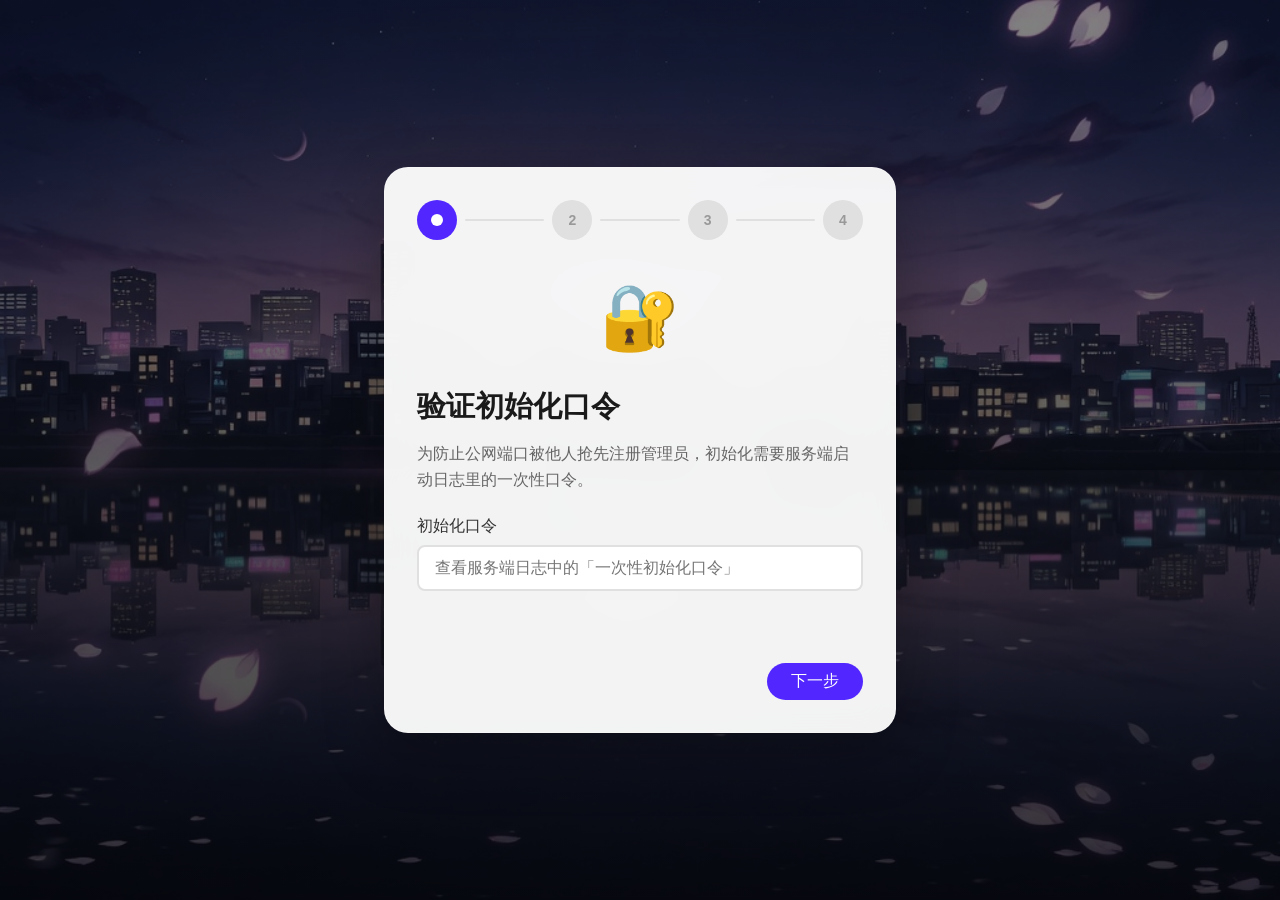
<file: public/setup.html>
<!DOCTYPE html>
<html lang="zh-CN">
<head>
  <meta name="color-scheme" content="light">
  <meta charset="UTF-8">
  <link rel="icon" href="/BG/favicon.svg?v=cute1" type="image/svg+xml">
  <link rel="icon" href="/BG/favicon.png?v=cute1" type="image/png">
  <link rel="apple-touch-icon" href="/BG/favicon.png?v=cute1">
  <meta name="viewport" content="width=device-width, initial-scale=1.0">
  <title>初始化设置 - Ser1oux-Blog</title>
  <style>
    * {
      margin: 0;
      padding: 0;
      box-sizing: border-box;
    }

    body {
      font-family: -apple-system, BlinkMacSystemFont, 'Segoe UI', 'Roboto', 'Helvetica Neue', Arial, sans-serif;
      background: #0a0a0a;
      min-height: 100vh;
      display: flex;
      align-items: center;
      justify-content: center;
      position: relative;
      overflow-x: hidden;
    }

    /* 背景图片 */
    .bg-image {
      position: fixed;
      top: 0;
      left: 0;
      width: 100%;
      height: 100%;
      object-fit: cover;
      z-index: 0;
      opacity: 0.85;
    }

    .bg-overlay {
      position: fixed;
      top: 0;
      left: 0;
      width: 100%;
      height: 100%;
      background: linear-gradient(180deg, rgba(0,0,0,0.4) 0%, rgba(0,0,0,0.7) 100%);
      z-index: 1;
    }

    /* Stepper 容器 */
    .outer-container {
      position: relative;
      z-index: 2;
      display: flex;
      min-height: 100vh;
      flex: 1 1 0%;
      flex-direction: column;
      align-items: center;
      justify-content: center;
      padding: 1rem;
    }

    .step-circle-container {
      margin-left: auto;
      margin-right: auto;
      width: 100%;
      max-width: 32rem;
      border-radius: 1.5rem;
      background: rgba(255, 255, 255, 0.95);
      backdrop-filter: blur(20px);
      border: 1px solid rgba(255, 255, 255, 0.2);
      box-shadow: 0 20px 60px rgba(0, 0, 0, 0.3);
    }

    .step-indicator-row {
      display: flex;
      width: 100%;
      align-items: center;
      padding: 2rem 2rem 1rem;
    }

    .step-content-default {
      position: relative;
      overflow: hidden;
      transition: height 0.4s cubic-bezier(0.4, 0, 0.2, 1);
    }

    .step-default {
      padding: 1.5rem 2rem;
    }

    .step-default h2 {
      font-size: 1.8em;
      margin-bottom: 0.5em;
      color: #1a1a1a;
    }

    .step-default p {
      color: #666;
      line-height: 1.6;
      margin-bottom: 1.5em;
    }

    .step-default input {
      width: 100%;
      padding: 12px 16px;
      border: 2px solid #e0e0e0;
      border-radius: 8px;
      font-size: 1em;
      transition: all 0.3s;
      margin-bottom: 1em;
    }

    .step-default input:focus {
      outline: none;
      border-color: #5227FF;
    }

    .step-default label {
      display: block;
      margin-bottom: 8px;
      color: #333;
      font-weight: 500;
    }

    .welcome-icon {
      font-size: 4em;
      text-align: center;
      margin-bottom: 0.5em;
    }

    .success-icon {
      font-size: 5em;
      text-align: center;
      margin-bottom: 0.5em;
      animation: scaleIn 0.5s ease-out;
    }

    @keyframes scaleIn {
      from {
        transform: scale(0);
        opacity: 0;
      }
      to {
        transform: scale(1);
        opacity: 1;
      }
    }

    .footer-container {
      padding: 0 2rem 2rem;
    }

    .footer-nav {
      margin-top: 2rem;
      display: flex;
    }

    .footer-nav.spread {
      justify-content: space-between;
    }

    .footer-nav.end {
      justify-content: flex-end;
    }

    .back-button {
      transition: all 350ms;
      border-radius: 0.5rem;
      padding: 0.5rem 1rem;
      color: #666;
      cursor: pointer;
      border: none;
      background: transparent;
      font-size: 1em;
    }

    .back-button:hover {
      color: #333;
      background: rgba(0,0,0,0.05);
    }

    .next-button {
      transition: all 350ms;
      display: flex;
      align-items: center;
      justify-content: center;
      border-radius: 9999px;
      background-color: #5227ff;
      color: #fff;
      font-weight: 500;
      padding: 0.5rem 1.5rem;
      cursor: pointer;
      border: none;
      font-size: 1em;
    }

    .next-button:hover {
      background-color: #4119e6;
      transform: translateY(-2px);
      box-shadow: 0 5px 15px rgba(82, 39, 255, 0.4);
    }

    .next-button:disabled {
      opacity: 0.5;
      cursor: not-allowed;
    }

    .step-indicator {
      position: relative;
      cursor: pointer;
      outline: none;
    }

    .step-indicator-inner {
      display: flex;
      height: 2.5rem;
      width: 2.5rem;
      align-items: center;
      justify-content: center;
      border-radius: 9999px;
      font-weight: 600;
      transition: all 0.3s;
    }

    .step-indicator-inner.inactive {
      background-color: #e0e0e0;
      color: #999;
    }

    .step-indicator-inner.active {
      background-color: #5227FF;
      color: #fff;
    }

    .step-indicator-inner.complete {
      background-color: #5227FF;
      color: #fff;
    }

    .active-dot {
      height: 0.75rem;
      width: 0.75rem;
      border-radius: 9999px;
      background-color: #fff;
    }

    .step-number {
      font-size: 0.875rem;
    }

    .step-connector {
      position: relative;
      margin-left: 0.5rem;
      margin-right: 0.5rem;
      height: 0.125rem;
      flex: 1;
      overflow: hidden;
      border-radius: 0.25rem;
      background-color: #e0e0e0;
    }

    .step-connector-inner {
      position: absolute;
      left: 0;
      top: 0;
      height: 100%;
      width: 0;
      background-color: #5227FF;
      transition: width 0.4s ease;
    }

    .step-connector-inner.complete {
      width: 100%;
    }

    .check-icon {
      height: 1.2rem;
      width: 1.2rem;
      color: #fff;
    }

    .slide-container {
      position: absolute;
      left: 0;
      right: 0;
      top: 0;
      transition: all 0.4s cubic-bezier(0.4, 0, 0.2, 1);
    }

    .slide-enter {
      opacity: 0;
      transform: translateX(-100%);
    }

    .slide-center {
      opacity: 1;
      transform: translateX(0);
    }

    .slide-exit {
      opacity: 0;
      transform: translateX(50%);
    }

    .error-message {
      color: #e74c3c;
      font-size: 0.9em;
      margin-top: -0.5em;
      margin-bottom: 1em;
    }

    @media (max-width: 768px) {
      .step-circle-container {
        max-width: 95%;
        padding: 40px 25px;
        border-radius: 16px;
      }

      .step-default h2 {
        font-size: 1.6rem;
      }
      
      .step-indicator-row {
        gap: 10px;
      }
      
      .step-indicator {
        width: 35px;
        height: 35px;
        font-size: 0.9rem;
      }
      
      .step-line {
        height: 2px;
      }
      
      .form-group label {
        font-size: 0.95rem;
      }
      
      .form-control {
        padding: 10px 14px;
        font-size: 1rem;
      }
      
      .btn-primary {
        padding: 12px 28px;
        font-size: 1rem;
      }
    }
    
    @media (max-width: 480px) {
      .step-circle-container {
        max-width: calc(100% - 24px);
        padding: 30px 20px;
        border-radius: 14px;
      }

      .step-default h2 {
        font-size: 1.4rem;
      }
      
      .step-indicator-row {
        gap: 8px;
      }
      
      .step-indicator {
        width: 30px;
        height: 30px;
        font-size: 0.85rem;
      }
      
      .step-line {
        min-width: 20px;
      }
      
      .form-group label {
        font-size: 0.9rem;
      }
      
      .form-control {
        padding: 9px 12px;
        font-size: 0.95rem;
      }
      
      .btn-primary {
        padding: 11px 24px;
        font-size: 0.95rem;
      }
    }
    
    /* 移除所有按钮和可点击元素的焦点轮廓 */
    button, a, input, select, textarea, [role="button"], [tabindex], .form-button, .step-button {
      outline: none !important;
      -webkit-tap-highlight-color: transparent !important;
    }
    
    button:focus, a:focus, input:focus, select:focus, textarea:focus, [role="button"]:focus, [tabindex]:focus, .form-button:focus, .step-button:focus {
      outline: none !important;
      box-shadow: none !important;
    }
  </style>
</head>
<body>
  <!-- 背景图片 -->
  <img src="/BG/BG.jpg" alt="Background" class="bg-image">
  <div class="bg-overlay"></div>

  <!-- Stepper 容器 -->
  <div class="outer-container">
    <div class="step-circle-container">
      <div class="step-indicator-row" id="stepIndicators"></div>
      <div class="step-content-default" id="stepContent"></div>
      <div class="footer-container" id="footer"></div>
    </div>
  </div>

  <script>
    let currentStep = 1;
    const totalSteps = 4;
    let setupToken = '';
    let siteName = '';
    let username = '';
    let email = '';
    let password = '';
    let confirmPassword = '';

    const steps = [
      {
        title: '验证初始化口令',
        icon: '🔐',
        content: '为防止公网端口被他人抢先注册管理员，初始化需要服务端启动日志里的一次性口令。',
        fields: [
          { id: 'setupToken', label: '初始化口令', type: 'password', placeholder: '查看服务端日志中的「一次性初始化口令」', value: () => setupToken, onChange: (v) => setupToken = v }
        ]
      },
      {
        title: '设置站点名称',
        icon: '🏠',
        content: '为您的博客起一个响亮的名字吧！',
        fields: [
          { id: 'siteName', label: '站点名称', type: 'text', placeholder: '例如：我的技术博客', value: () => siteName, onChange: (v) => siteName = v }
        ]
      },
      {
        title: '创建管理员账号',
        icon: '',
        content: '设置管理员用户名、邮箱和密码，用于登录管理后台。',
        fields: [
          { id: 'username', label: '管理员用户名', type: 'text', placeholder: '请输入用户名', value: () => username, onChange: (v) => username = v },
          { id: 'email', label: '管理员邮箱', type: 'email', placeholder: '请输入邮箱地址', value: () => email, onChange: (v) => email = v },
          { id: 'password', label: '管理员密码', type: 'password', placeholder: '请输入密码（至少8位）', value: () => password, onChange: (v) => password = v },
          { id: 'confirmPassword', label: '确认密码', type: 'password', placeholder: '请再次输入密码', value: () => confirmPassword, onChange: (v) => confirmPassword = v }
        ]
      },
      {
        title: '设置完成！',
        icon: '✨',
        content: '恭喜！您已成功完成所有设置。现在可以开始使用 Ser1oux-Blog 了！',
        fields: []
      }
    ];

    function renderStepIndicators() {
      const container = document.getElementById('stepIndicators');
      let html = '';
      
      for (let i = 1; i <= totalSteps; i++) {
        const status = currentStep === i ? 'active' : currentStep > i ? 'complete' : 'inactive';
        
        html += `
          <div class="step-indicator" onclick="goToStep(${i})">
            <div class="step-indicator-inner ${status}">
              ${status === 'complete' ? `
                <svg class="check-icon" fill="none" stroke="currentColor" stroke-width="2" viewBox="0 0 24 24">
                  <path stroke-linecap="round" stroke-linejoin="round" d="M5 13l4 4L19 7"/>
                </svg>
              ` : status === 'active' ? `
                <div class="active-dot"></div>
              ` : `
                <span class="step-number">${i}</span>
              `}
            </div>
          </div>
        `;
        
        if (i < totalSteps) {
          html += `
            <div class="step-connector">
              <div class="step-connector-inner ${currentStep > i ? 'complete' : ''}"></div>
            </div>
          `;
        }
      }
      
      container.innerHTML = html;
    }

    function renderStepContent() {
      const step = steps[currentStep - 1];
      const container = document.getElementById('stepContent');
      
      let fieldsHtml = '';
      step.fields.forEach(field => {
        fieldsHtml += `
          <div>
            <label for="${field.id}">${field.label}</label>
            <input 
              type="${field.type}" 
              id="${field.id}" 
              placeholder="${field.placeholder}"
              value="${field.value()}"
              oninput="handleFieldChange('${field.id}', this.value)"
            />
            <div id="${field.id}-error" class="error-message" style="display: none;"></div>
          </div>
        `;
      });

      const contentHeight = container.scrollHeight;
      
      container.innerHTML = `
        <div class="step-default slide-center">
          ${step.icon ? `<div class="${currentStep === totalSteps ? 'success-icon' : 'welcome-icon'}">${step.icon}</div>` : ''}
          <h2>${step.title}</h2>
          <p>${step.content}</p>
          ${fieldsHtml}
        </div>
      `;
    }

    function renderFooter() {
      const container = document.getElementById('footer');
      const isLastStep = currentStep === totalSteps;
      
      if (isLastStep) {
        container.innerHTML = `
          <div class="footer-nav end">
            <button onclick="completeSetup()" class="next-button">进入博客</button>
          </div>
        `;
      } else {
        container.innerHTML = `
          <div class="footer-nav ${currentStep === 1 ? 'end' : 'spread'}">
            ${currentStep > 1 ? '<button onclick="previousStep()" class="back-button">上一步</button>' : ''}
            <button onclick="nextStep()" class="next-button" id="nextButton">
              ${currentStep === totalSteps - 1 ? '完成' : '下一步'}
            </button>
          </div>
        `;
      }
    }

    function handleFieldChange(fieldId, value) {
      const field = steps[currentStep - 1].fields.find(f => f.id === fieldId);
      if (field) {
        field.onChange(value);
      }
      clearError(fieldId);
    }

    function showError(fieldId, message) {
      const errorEl = document.getElementById(`${fieldId}-error`);
      if (errorEl) {
        errorEl.textContent = message;
        errorEl.style.display = 'block';
      }
    }

    function clearError(fieldId) {
      const errorEl = document.getElementById(`${fieldId}-error`);
      if (errorEl) {
        errorEl.style.display = 'none';
      }
    }

    function validateStep() {
      if (currentStep === 1) {
        if (!setupToken.trim()) {
          showError('setupToken', '请输入初始化口令');
          return false;
        }
      }
      if (currentStep === 2) {
        if (!siteName.trim()) {
          showError('siteName', '请输入站点名称');
          return false;
        }
      }
      
      if (currentStep === 3) {
        if (!username.trim()) {
          showError('username', '请输入用户名');
          return false;
        }
        if (username.length < 3) {
          showError('username', '用户名至少3个字符');
          return false;
        }
        if (!email.trim()) {
          showError('email', '请输入邮箱地址');
          return false;
        }
        // 简单的邮箱格式验证
        const emailRegex = /^[^\s@]+@[^\s@]+\.[^\s@]+$/;
        if (!emailRegex.test(email)) {
          showError('email', '请输入有效的邮箱地址');
          return false;
        }
        if (!password) {
          showError('password', '请输入密码');
          return false;
        }
        if (password.length < 8) {
          showError('password', '密码至少8个字符');
          return false;
        }
        if (password !== confirmPassword) {
          showError('confirmPassword', '两次输入的密码不一致');
          return false;
        }
      }
      
      return true;
    }

    function nextStep() {
      if (!validateStep()) {
        return;
      }
      
      if (currentStep < totalSteps) {
        currentStep++;
        render();
      }
    }

    function previousStep() {
      if (currentStep > 1) {
        currentStep--;
        render();
      }
    }

    function goToStep(step) {
      if (step <= currentStep && step >= 1) {
        currentStep = step;
        render();
      }
    }

    async function completeSetup() {
      try {
        const response = await fetch('/api/setup', {
          method: 'POST',
          headers: { 'Content-Type': 'application/json' },
          body: JSON.stringify({
            setupToken,
            siteName,
            username,
            email,
            password
          })
        });

        if (response.ok) {
          // 设置完成，跳转到首页
          window.location.href = '/';
        } else {
          const msg = await response.text();
          alert('设置失败：' + (msg || '请重试'));
        }
      } catch (error) {
        console.error('设置失败:', error);
        alert('设置失败，请重试');
      }
    }

    function render() {
      renderStepIndicators();
      renderStepContent();
      renderFooter();
    }

    // 初始化
    render();
  </script>
</body>
</html>
</file>
